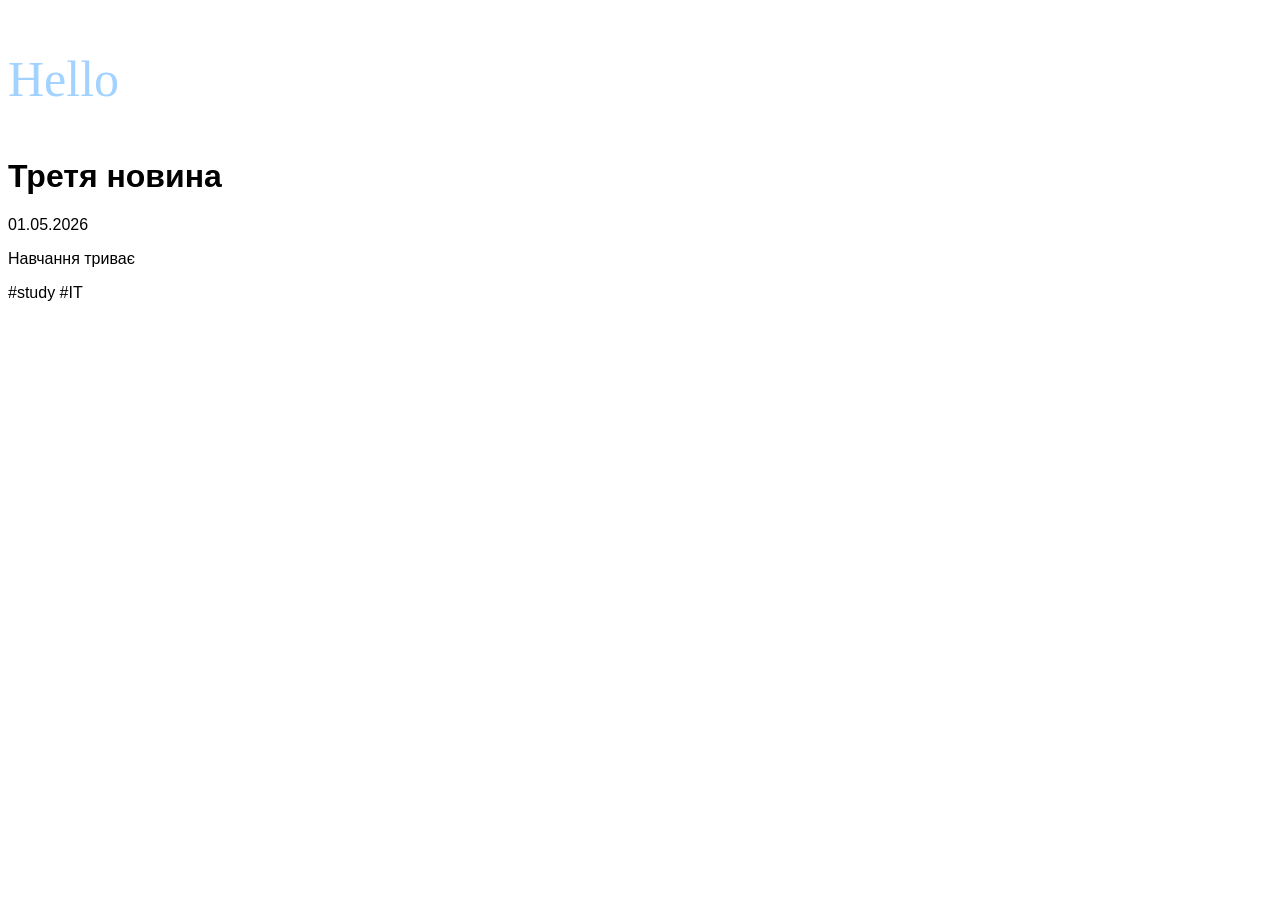
<file: index4.html>
<!doctype html>
<html lang="en">
  <head>
    <meta charset="UTF-8" />
    <meta name="viewport" content="width=device-width, initial-scale=1.0" />
    <title>Document</title>
  </head>
  <body>
    <p id="text"></p>
    <h1 id="title"></h1>
    <p id="date"></p>
    <p id="text2"></p>
    <p id="tags"></p>
    <script type="module" src="scripts/hw4.js"></script>
  </body>
</html>
</file>
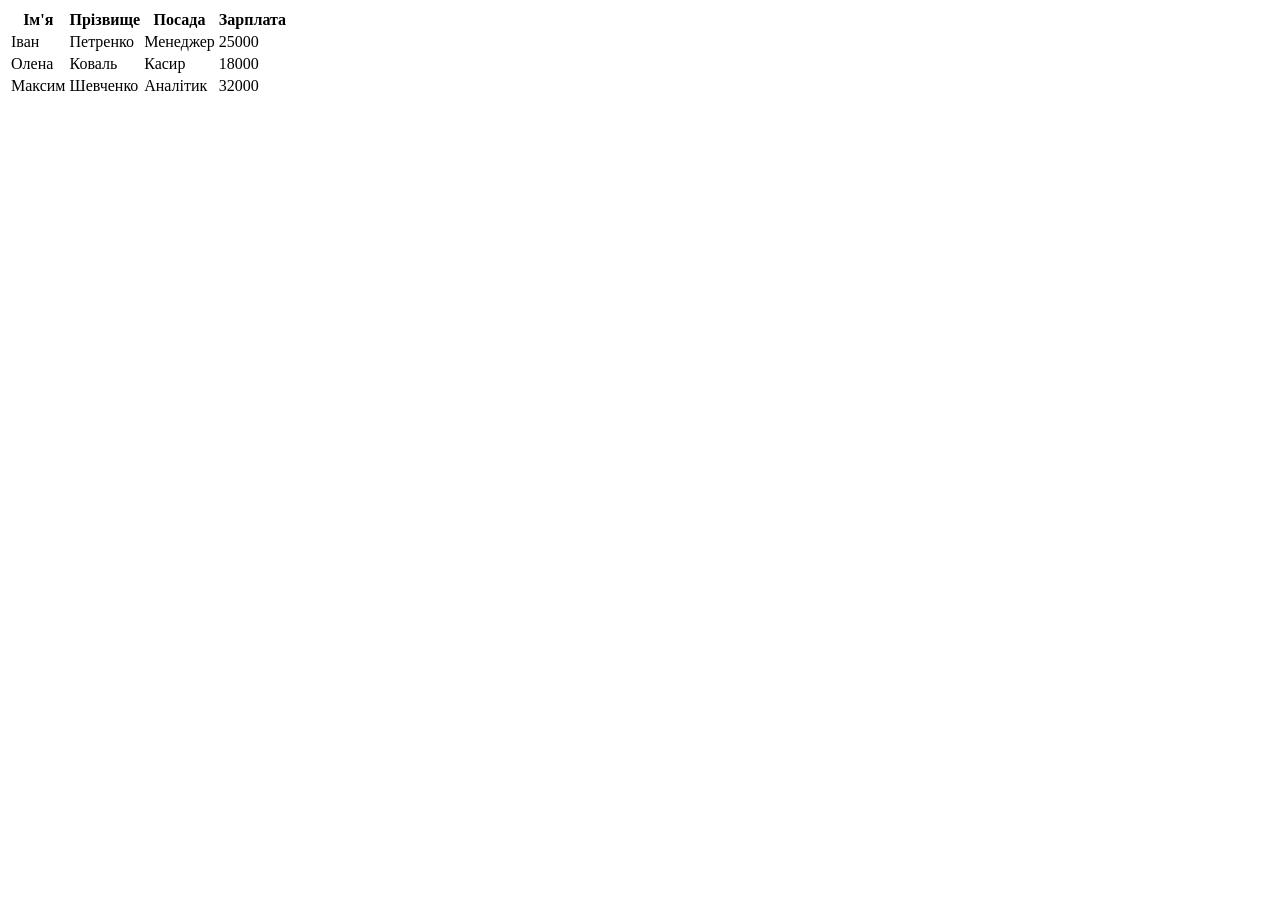
<file: index5.html>
<!doctype html>
<html lang="en">
  <head>
    <meta charset="UTF-8" />
    <meta name="viewport" content="width=device-width, initial-scale=1.0" />
    <title>Document</title>
  </head>
  <body>
    <script type="module" src="scripts/hw5.js"></script>
  </body>
</html>
</file>
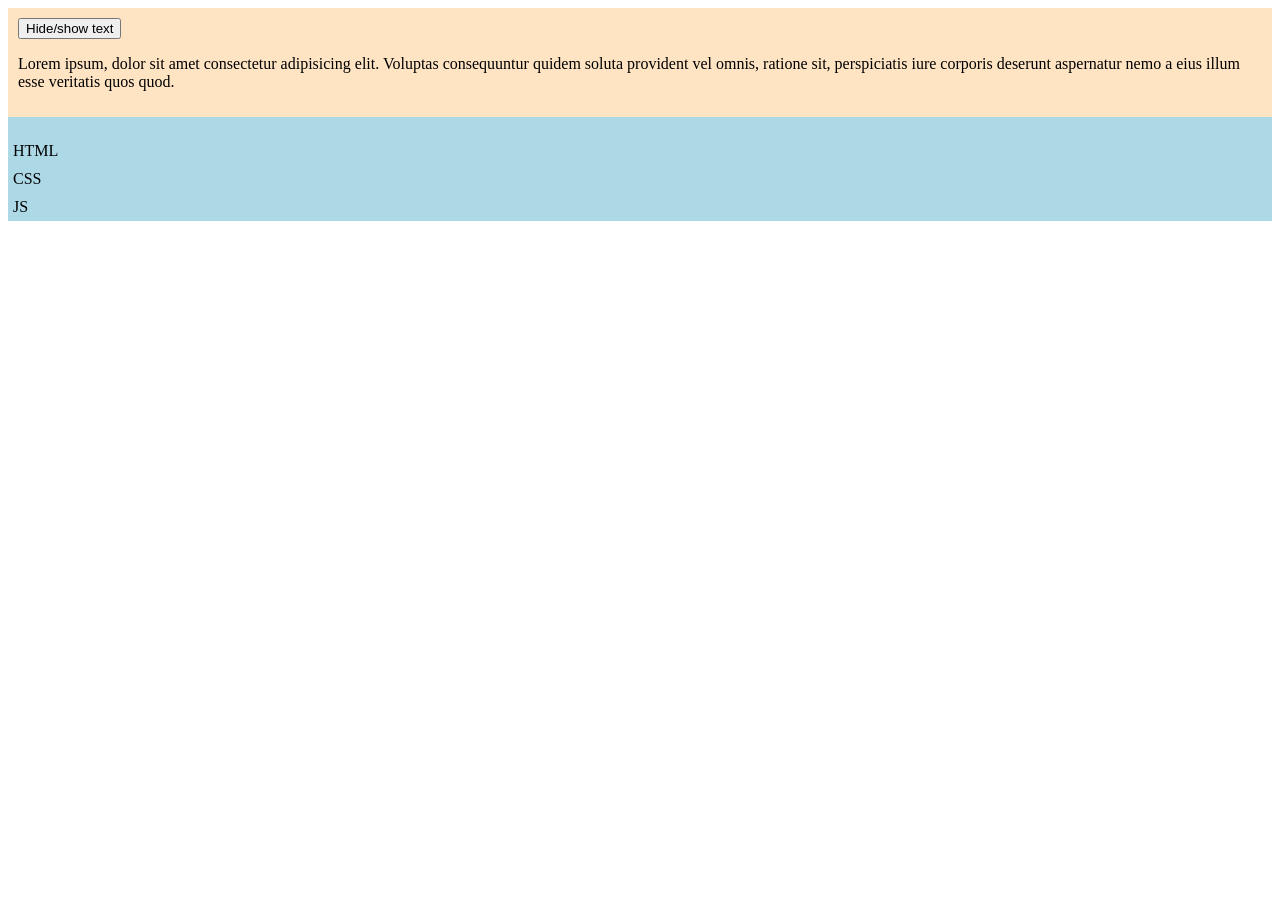
<file: index6.html>
<!doctype html>
<html lang="en">
  <head>
    <meta charset="UTF-8" />
    <meta name="viewport" content="width=device-width, initial-scale=1.0" />
    <title>Document</title>
  </head>
  <body>
    <script type="module" src="./scripts/hw6.js"></script>

    <div>
      <button>Hide/show text</button>
      <p>
        Lorem ipsum, dolor sit amet consectetur adipisicing elit. Voluptas
        consequuntur quidem soluta provident vel omnis, ratione sit,
        perspiciatis iure corporis deserunt aspernatur nemo a eius illum esse
        veritatis quos quod.
      </p>
    </div>

    <div class="tabs">
      <div class="buttons">
        <div class="btn">HTML</div>
        <div class="btn">CSS</div>
        <div class="btn">JS</div>
      </div>
      <div class="content">
        <div class="tab-content">
          <p>
            HTML content... Lorem ipsum dolor, sit amet consectetur adipisicing
            elit. Repellat earum recusandae veritatis labore obcaecati sunt vero
            blanditiis cupiditate deserunt maxime praesentium error numquam,
            minus dolorum modi ipsam quia quae natus?
          </p>
        </div>

        <div class="tab-content">
          <p>
            CSS content... Lorem ipsum dolor, sit amet consectetur adipisicing
            elit. Ut, facilis et. Rem, commodi aliquid incidunt ratione
            voluptates eligendi aliquam alias? Culpa mollitia accusantium ad
            optio officiis corrupti odit quod voluptatem!
          </p>
        </div>

        <div class="tab-content">
          <p>
            JS content... Lorem ipsum, dolor sit amet consectetur adipisicing
            elit. Commodi nobis quo voluptates, explicabo voluptas consectetur
            repudiandae quas reprehenderit hic impedit quia placeat voluptatibus
            error, facilis mollitia doloremque, soluta at nemo!
          </p>
        </div>
      </div>
    </div>
  </body>
</html>
</file>
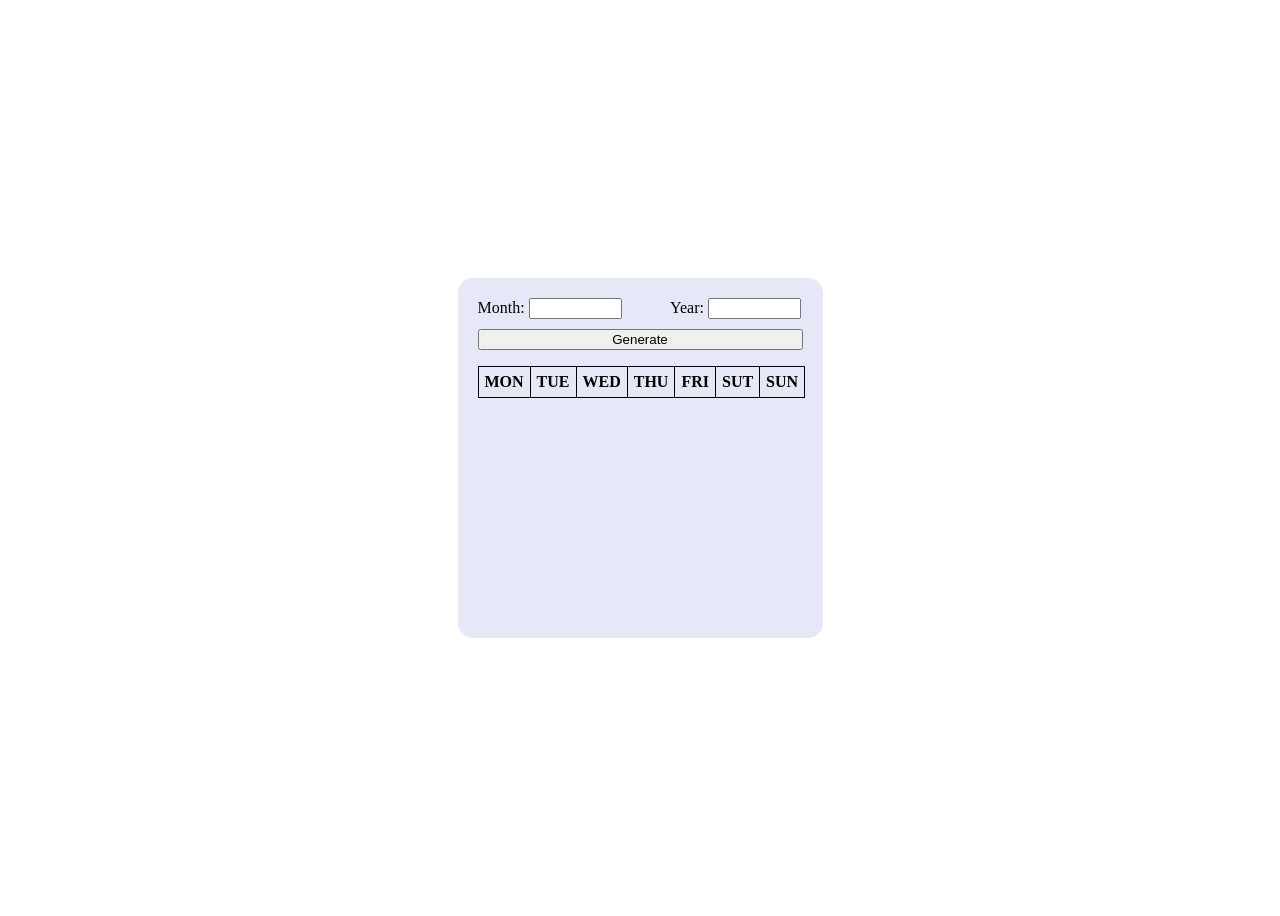
<file: index7.html>
<!doctype html>
<html lang="en">
  <head>
    <meta charset="UTF-8" />
    <meta name="viewport" content="width=device-width, initial-scale=1.0" />
    <title>Document</title>
    <script defer type="module" src="./scripts/hw7.js"></script>
  </head>
  <body>
    <div id="main-block">
      <div id="calendar">
        Month:
        <input type="text" />
        Year:
        <input type="text" />
        <button id="generate">Generate</button>
        <p id="date"></p>
        <table id="tabl">
          <thead>
            <tr>
              <th>MON</th>
              <th>TUE</th>
              <th>WED</th>
              <th>THU</th>
              <th>FRI</th>
              <th>SUT</th>
              <th>SUN</th>
            </tr>
          </thead>
          <tbody id="table-body"></tbody>
        </table>
      </div>
    </div>
  </body>
</html>
</file>
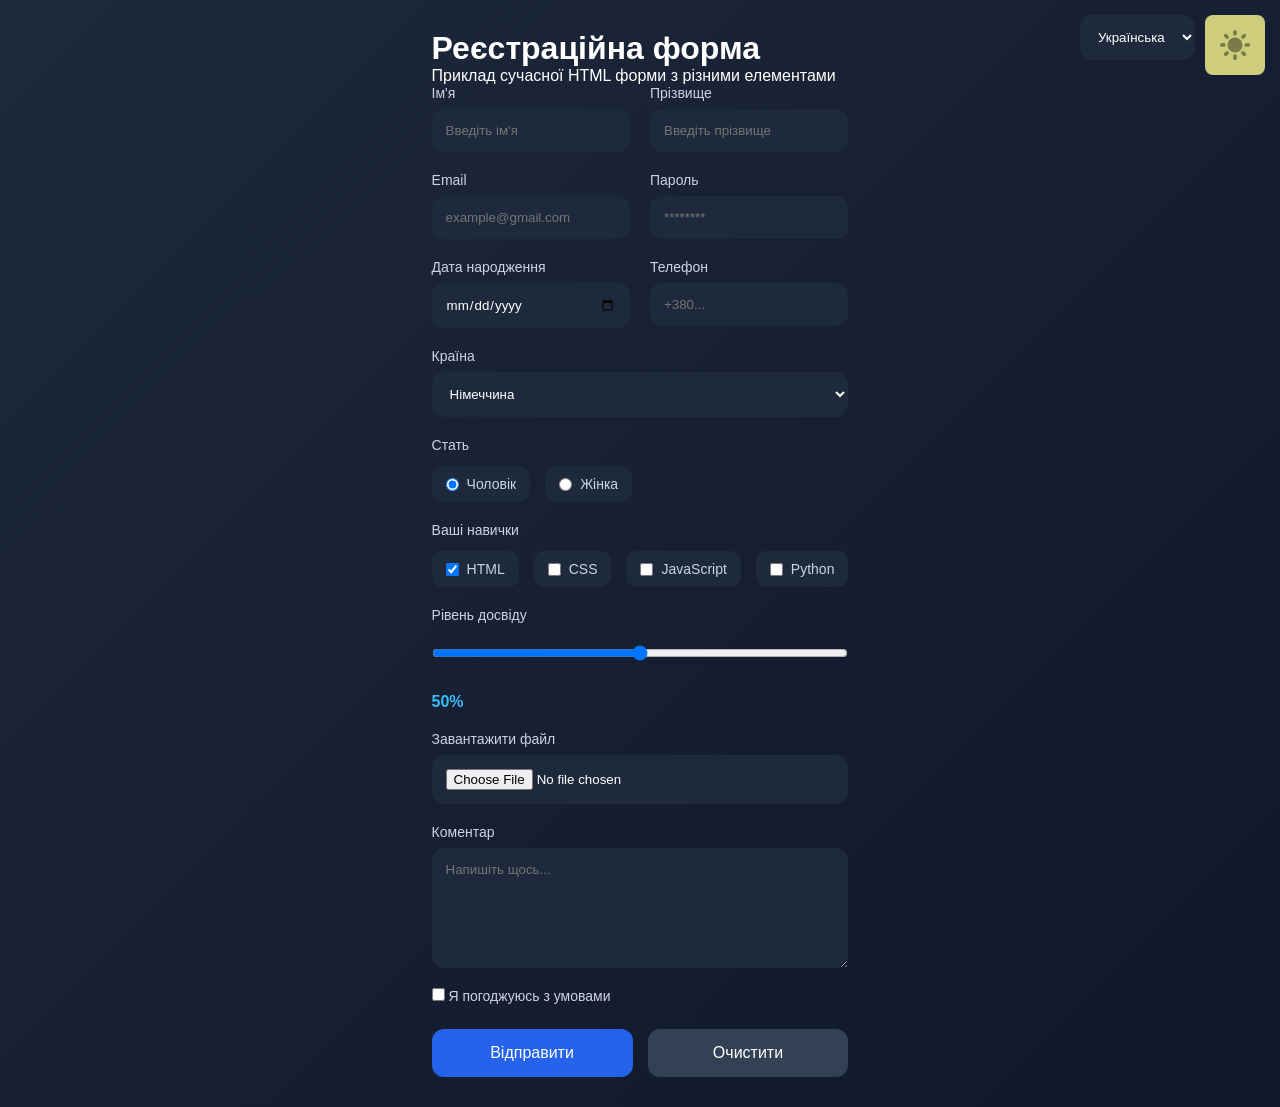
<file: index9.html>
<!doctype html>
<html lang="uk">
  <head>
    <meta charset="UTF-8" />
    <meta name="viewport" content="width=device-width, initial-scale=1.0" />
    <title>Сучасна HTML форма</title>

    <style>
      * {
        margin: 0;
        padding: 0;
        box-sizing: border-box;
        font-family: Arial, sans-serif;
      }

      body {
        background: linear-gradient(135deg, #1e293b, #0f172a);
        min-height: 100vh;
        display: flex;
        justify-content: center;
        align-items: center;
        padding: 30px;
        color: white;
      }

      .form-card {
        width: 100%;
        max-width: 700px;
        background: #111827;
        padding: 35px;
        border-radius: 20px;
        box-shadow: 0 10px 40px rgba(0, 0, 0, 0.4);
      }

      .form-card h1 {
        margin-bottom: 10px;
        font-size: 32px;
      }

      .form-card p {
        color: #94a3b8;
        margin-bottom: 30px;
      }

      .grid {
        display: grid;
        grid-template-columns: 1fr 1fr;
        gap: 20px;
      }

      .full {
        grid-column: 1 / -1;
      }

      .field {
        display: flex;
        flex-direction: column;
        gap: 8px;
      }

      label {
        font-size: 14px;
        color: #cbd5e1;
      }

      input,
      textarea,
      select {
        padding: 14px;
        border: none;
        border-radius: 12px;
        background: #1e293b;
        color: white;
        outline: none;
        transition: 0.3s;
      }

      input:focus,
      textarea:focus,
      select:focus {
        box-shadow: 0 0 0 3px #3b82f6;
      }

      textarea {
        resize: vertical;
        min-height: 120px;
      }

      .radio-group,
      .checkbox-group {
        display: flex;
        flex-wrap: wrap;
        gap: 15px;
        margin-top: 5px;
      }

      .radio-group label,
      .checkbox-group label {
        display: flex;
        align-items: center;
        gap: 8px;
        background: #1e293b;
        padding: 10px 14px;
        border-radius: 10px;
        cursor: pointer;
      }

      .range-value {
        margin-top: 10px;
        color: #38bdf8;
        font-weight: bold;
      }

      .buttons {
        display: flex;
        gap: 15px;
        margin-top: 25px;
      }
      .error {
        border: 2px solid red;
      }

      button {
        flex: 1;
        padding: 15px;
        border: none;
        border-radius: 12px;
        font-size: 16px;
        cursor: pointer;
        transition: 0.3s;
      }

      .submit-btn {
        background: #2563eb;
        color: white;
      }

      .submit-btn:hover {
        background: #1d4ed8;
      }

      .reset-btn {
        background: #334155;
        color: white;
      }

      .reset-btn:hover {
        background: #475569;
      }

      @media (max-width: 700px) {
        .grid {
          grid-template-columns: 1fr;
        }
      }
    </style>
    <link rel="stylesheet" href="./styles/white-theme.css" />
    <script defer src="./scripts/hw9.js"></script>
  </head>
  <body>
    <form id="formcard">
      <p id="message"></p>
      <h1>Реєстраційна форма</h1>
      <p>Приклад сучасної HTML форми з різними елементами</p>

      <div class="grid">
        <div class="field">
          <label>Ім'я</label>
          <input type="text" name="name" placeholder="Введіть ім'я" />
        </div>

        <div class="field">
          <label>Прізвище</label>
          <input type="text" name="surname" placeholder="Введіть прізвище" />
        </div>

        <div class="field">
          <label>Email</label>
          <input type="email" name="email" placeholder="example@gmail.com" />
        </div>

        <div class="field">
          <label>Пароль</label>
          <input type="password" name="pwd" placeholder="********" />
        </div>

        <div class="field">
          <label>Дата народження</label>
          <input type="date" name="date" />
        </div>

        <div class="field">
          <label>Телефон</label>
          <input type="tel" name="phone" placeholder="+380..." />
        </div>

        <div class="field full">
          <label>Країна</label>
          <select name="country" id="mySelect">
            <option value="uk">Україна</option>
            <option value="pl">Польща</option>
            <option value="ge">Німеччина</option>
            <option value="usa">США</option>
          </select>
        </div>

        <div class="field full">
          <label>Стать</label>

          <div class="radio-group">
            <label>
              <input type="radio" checked name="gender" value="m" />
              <span>Чоловік</span>
            </label>

            <label>
              <input type="radio" name="gender" value="w" />
              <span>Жінка</span>
            </label>
          </div>
        </div>

        <div class="field full">
          <label>Ваші навички</label>

          <div class="checkbox-group">
            <label>
              <input type="checkbox" checked />
              HTML
            </label>

            <label>
              <input type="checkbox" />
              CSS
            </label>

            <label>
              <input type="checkbox" />
              JavaScript
            </label>

            <label>
              <input type="checkbox" />
              Python
            </label>
          </div>
        </div>

        <div class="field full">
          <label>Рівень досвіду</label>

          <input
            type="range"
            min="0"
            max="100"
            value="50"
            id="range"
            oninput="valueText.innerText = this.value + '%'"
          />

          <div class="range-value" id="valueText">50%</div>
        </div>

        <div class="field full">
          <label>Завантажити файл</label>
          <input type="file" />
        </div>

        <div class="field full">
          <label>Коментар</label>
          <textarea id="coment" placeholder="Напишіть щось..."></textarea>
        </div>

        <div class="field full">
          <label>
            <input type="checkbox" name="agree" id="checkBox" />
            <span id="checkBoxContent">Я погоджуюсь з умовами</span>
          </label>
        </div>
      </div>

      <div class="buttons">
        <button type="submit" class="submit-btn">Відправити</button>

        <button type="reset" class="reset-btn">Очистити</button>
      </div>
    </form>
    <button id="white-button" class="white-btn-sun">
      <svg viewBox="0 0 64 64">
        <g class="white-item white-item-sun">
          <circle
            fill-rule="evenodd"
            clip-rule="evenodd"
            fill="#231F20"
            cx="32.003"
            cy="32.005"
            r="16.001"
          />
          <path
            fill-rule="evenodd"
            clip-rule="evenodd"
            fill="#231F20"
            d="M12.001,31.997c0-2.211-1.789-4-4-4H4c-2.211,0-4,1.789-4,4
		s1.789,4,4,4h4C10.212,35.997,12.001,34.208,12.001,31.997z"
          />
          <path
            fill-rule="evenodd"
            clip-rule="evenodd"
            fill="#231F20"
            d="M12.204,46.139l-2.832,2.833c-1.563,1.562-1.563,4.094,0,5.656
		c1.562,1.562,4.094,1.562,5.657,0l2.833-2.832c1.562-1.562,1.562-4.095,0-5.657C16.298,44.576,13.767,44.576,12.204,46.139z"
          />
          <path
            fill-rule="evenodd"
            clip-rule="evenodd"
            fill="#231F20"
            d="M32.003,51.999c-2.211,0-4,1.789-4,4V60c0,2.211,1.789,4,4,4
		s4-1.789,4-4l-0.004-4.001C36.003,53.788,34.21,51.999,32.003,51.999z"
          />
          <path
            fill-rule="evenodd"
            clip-rule="evenodd"
            fill="#231F20"
            d="M51.798,46.143c-1.559-1.566-4.091-1.566-5.653-0.004
		s-1.562,4.095,0,5.657l2.829,2.828c1.562,1.57,4.094,1.562,5.656,0s1.566-4.09,0-5.656L51.798,46.143z"
          />
          <path
            fill-rule="evenodd"
            clip-rule="evenodd"
            fill="#231F20"
            d="M60.006,27.997l-4.009,0.008
		c-2.203-0.008-3.992,1.781-3.992,3.992c-0.008,2.211,1.789,4,3.992,4h4.001c2.219,0.008,4-1.789,4-4
		C64.002,29.79,62.217,27.997,60.006,27.997z"
          />
          <path
            fill-rule="evenodd"
            clip-rule="evenodd"
            fill="#231F20"
            d="M51.798,17.859l2.828-2.829c1.574-1.566,1.562-4.094,0-5.657
		c-1.559-1.567-4.09-1.567-5.652-0.004l-2.829,2.836c-1.562,1.555-1.562,4.086,0,5.649C47.699,19.426,50.239,19.418,51.798,17.859z"
          />
          <path
            fill-rule="evenodd"
            clip-rule="evenodd"
            fill="#231F20"
            d="M32.003,11.995c2.207,0.016,4-1.789,4-3.992v-4
		c0-2.219-1.789-4-4-4c-2.211-0.008-4,1.781-4,3.993l0.008,4.008C28.003,10.206,29.792,11.995,32.003,11.995z"
          />
          <path
            fill-rule="evenodd"
            clip-rule="evenodd"
            fill="#231F20"
            d="M12.212,17.855c1.555,1.562,4.079,1.562,5.646-0.004
		c1.574-1.551,1.566-4.09,0.008-5.649l-2.829-2.828c-1.57-1.571-4.094-1.559-5.657,0c-1.575,1.559-1.575,4.09-0.012,5.653
		L12.212,17.855z"
          />
        </g>
        <g class="white-item">
          <path
            transform="translate(12 0)"
            d="
    M48 32
    A26 26 0 1 1 30 10
    A18 18 0 1 0 48 32
    Z
  "
          />
        </g>
      </svg>
    </button>
    <select id="lang" class="language">
      <option value="uk">Українська</option>
      <option value="en">English</option>
    </select>
  </body>
</html>
</file>
<file: styles/white-theme.css>
.white-btn-sun {
  position: fixed;
  right: 15px;
  top: 15px;
  border: none;
  outline: none;
  width: 60px;
  height: 60px;
  border-radius: 8px;
  background-color: rgba(255, 251, 145, 0.792);
  transition: filter 0.4s;
  cursor: pointer;
}

.language {
  position: absolute;
  right: 85px;
  top: 15px;
}

.white-btn-moon {
  position: fixed;
  right: 15px;
  top: 15px;
  border: none;
  outline: none;
  width: 60px;
  height: 60px;
  border-radius: 8px;
  background-color: rgba(145, 198, 255, 0.792);
  transition: filter 0.4s;
  cursor: pointer;
}

.white-btn:hover {
  filter: brightness(120%);
}

.white-btn:active {
  filter: brightness(80%);
}

.white-item {
  opacity: 0;
  transition: opacity 0.4s;
}

.white-item circle,
.white-item path {
  fill: rgb(0, 0, 0, 0.4);
}

.white-item-sun {
  opacity: 1;
}
.white-item-moon {
  opacity: 1;
  transform: translate(0, 0) scale(1);
  transform-origin: center;
}

body.white {
  background: white;
  color: #0f172a;
}
body.white input,
body.white textarea,
body.white select {
  background: #ffffff82;
  color: black;
}

body.white label {
  color: black;
}

body.white .checkbox-group label,
body.white .radio-group label {
  background: #ffffff82;
  color: black;
}
</file>
